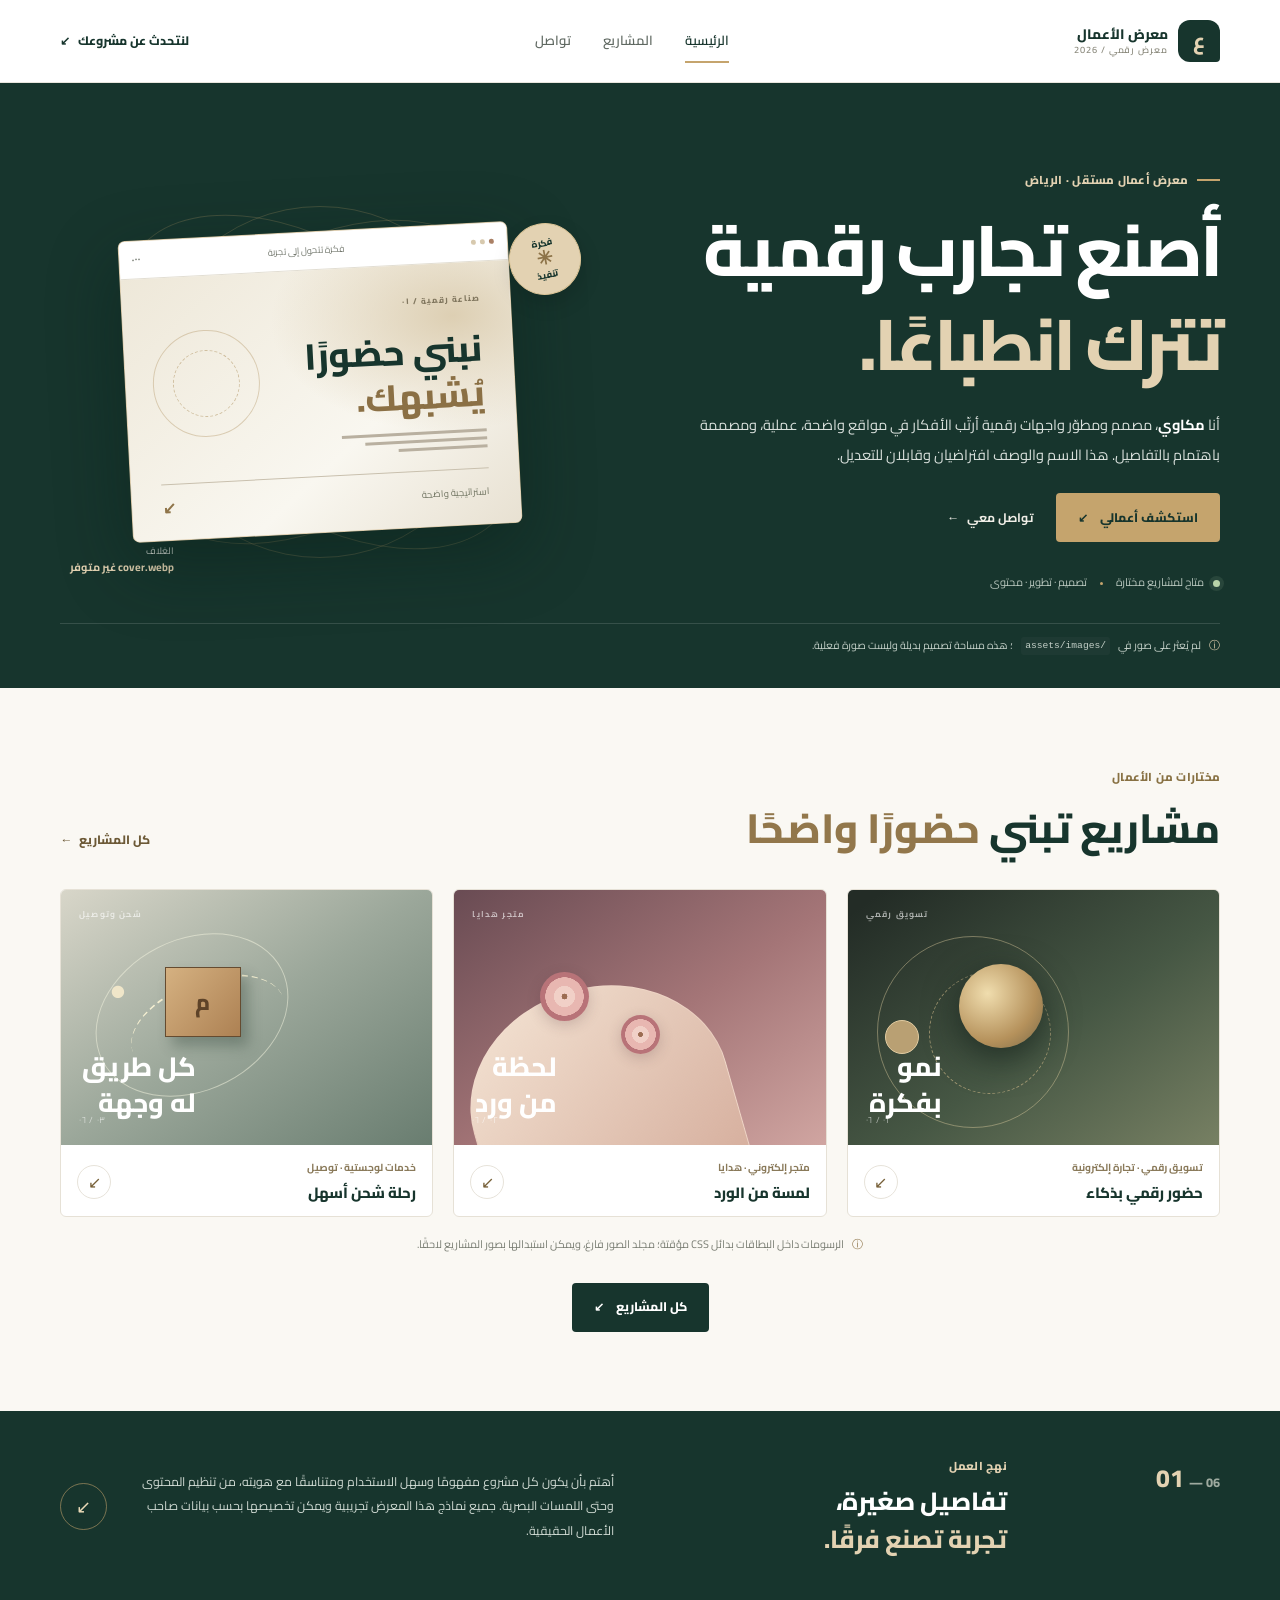
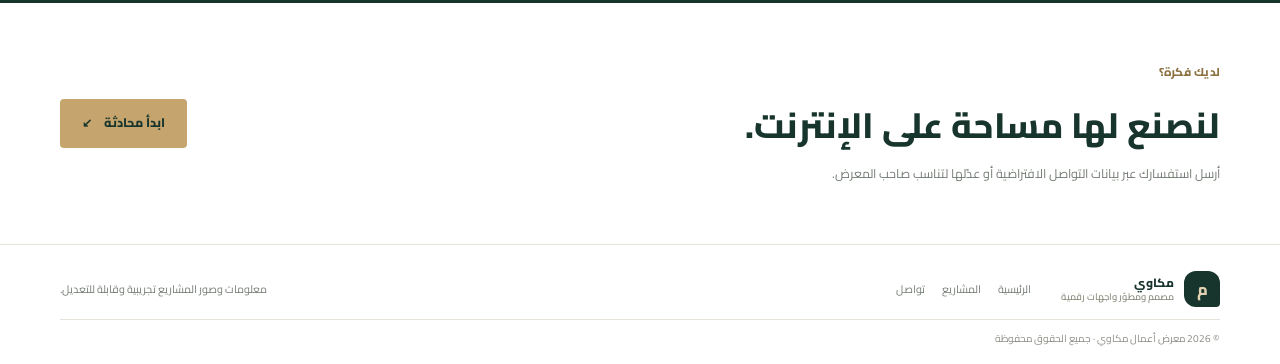
<file: index.html>
<!doctype html>
<html lang="ar" dir="rtl">
<head>
  <meta charset="utf-8">
  <meta name="viewport" content="width=device-width, initial-scale=1">
  <meta name="theme-color" content="#17352D">
  <meta name="description" content="معرض أعمال مكاوي — تصميم مواقع وتجارب رقمية باللغة العربية.">
  <title>الرئيسية | معرض أعمال مكاوي</title>
  <link rel="preconnect" href="https://fonts.googleapis.com">
  <link rel="preconnect" href="https://fonts.gstatic.com" crossorigin>
  <link href="https://fonts.googleapis.com/css2?family=Cairo:wght@400;500;600;700;800&display=swap" rel="stylesheet">
  <link rel="stylesheet" href="assets/css/style.css">
  <script src="assets/js/main.js" defer></script>
</head>
<body>
  <header class="site-header">
    <div class="container header-inner">
      <a class="brand" href="index.html" aria-label="معرض الأعمال - الرئيسية">
        <span class="brand-symbol" aria-hidden="true">ع</span>
        <span class="brand-text">معرض الأعمال<span>معرض رقمي / 2026</span></span>
      </a>
      <button class="menu-toggle" type="button" aria-expanded="false" aria-controls="primary-navigation" aria-label="فتح قائمة التنقل"><span></span><span></span><span></span></button>
      <nav class="main-nav" id="primary-navigation" aria-label="التنقل الرئيسي">
        <a class="active" href="index.html" aria-current="page">الرئيسية</a>
        <a href="projects.html">المشاريع</a>
        <a href="contact.html">تواصل</a>
      </nav>
      <a class="header-link" href="contact.html">لنتحدث عن مشروعك <span aria-hidden="true">↙</span></a>
    </div>
  </header>

  <main>
    <section class="hero">
      <div class="container hero-layout">
        <div class="hero-copy reveal">
          <p class="eyebrow"><span class="eyebrow-line"></span> معرض أعمال مستقل · الرياض</p>
          <h1>أصنع تجارب رقمية<br><span>تترك انطباعًا.</span></h1>
          <p class="hero-intro">أنا <strong>مكاوي</strong>، مصمم ومطوّر واجهات رقمية أرتّب الأفكار في مواقع واضحة، عملية، ومصممة باهتمام بالتفاصيل. هذا الاسم والوصف افتراضيان وقابلان للتعديل.</p>
          <div class="hero-actions">
            <a class="button button-primary" href="projects.html">استكشف أعمالي <span aria-hidden="true">↙</span></a>
            <a class="text-action" href="contact.html">تواصل معي <span aria-hidden="true">←</span></a>
          </div>
          <div class="hero-meta"><span class="availability-dot"></span> متاح لمشاريع مختارة <span class="meta-separator"></span> تصميم · تطوير · محتوى</div>
        </div>
        <div class="hero-art reveal" role="img" aria-label="مساحة غلاف تجريبية؛ ملف cover.webp غير موجود حاليًا في مجلد الصور">
          <div class="art-orbit orbit-one"></div>
          <div class="art-orbit orbit-two"></div>
          <div class="art-panel">
            <div class="panel-top"><span class="panel-dots"><i></i><i></i><i></i></span><span>فكرة تتحول إلى تجربة</span><span class="panel-menu">···</span></div>
            <div class="panel-content">
              <div class="panel-label">صناعة رقمية / ٠١</div>
              <div class="panel-title">نبني حضورًا<br><em>يُشبهك.</em></div>
              <div class="panel-lines"><i></i><i></i><i></i></div>
              <div class="panel-bottom"><span>استراتيجية واضحة</span><b>↙</b></div>
            </div>
          </div>
          <div class="floating-stamp"><span>فكرة</span><b>✳</b><span>تنفيذ</span></div>
          <div class="art-caption"><span>الغلاف</span><strong>cover.webp غير متوفر</strong></div>
        </div>
      </div>
      <div class="container hero-footnote"><span aria-hidden="true">ⓘ</span> لم يُعثر على صور في <code>assets/images/</code>؛ هذه مساحة تصميم بديلة وليست صورة فعلية.</div>
    </section>

    <section class="section featured-section">
      <div class="container">
        <div class="section-heading reveal">
          <div><p class="eyebrow">مختارات من الأعمال</p><h2>مشاريع تبني <span>حضورًا واضحًا</span></h2></div>
          <a class="section-link" href="projects.html">كل المشاريع <span aria-hidden="true">←</span></a>
        </div>
        <div class="featured-grid">
          <a class="project-card reveal" href="projects.html#marketing">
            <div class="project-visual visual-marketing" role="img" aria-label="رسم تجريدي بديل لصورة مشروع التسويق الإلكتروني">
              <span class="visual-kicker">تسويق رقمي</span><span class="marketing-shape shape-a"></span><span class="marketing-shape shape-b"></span><span class="visual-type">نمو<br>بفكرة</span><span class="visual-foot">٠١ / ٠٦</span>
            </div>
            <div class="project-info"><div><span class="project-category">تسويق رقمي · تجارة إلكترونية</span><h3>حضور رقمي بذكاء</h3></div><span class="project-arrow" aria-hidden="true">↙</span></div>
          </a>
          <a class="project-card reveal" href="projects.html#flowers">
            <div class="project-visual visual-flowers" role="img" aria-label="رسم تجريدي بديل لصورة مشروع متجر العطور والورد والهدايا">
              <span class="visual-kicker">متجر هدايا</span><span class="flower-shape flower-a"></span><span class="flower-shape flower-b"></span><span class="visual-type">لحظة<br>من ورد</span><span class="visual-foot">٠٢ / ٠٦</span>
            </div>
            <div class="project-info"><div><span class="project-category">متجر إلكتروني · هدايا</span><h3>لمسة من الورد</h3></div><span class="project-arrow" aria-hidden="true">↙</span></div>
          </a>
          <a class="project-card reveal" href="projects.html#shipping">
            <div class="project-visual visual-shipping" role="img" aria-label="رسم تجريدي بديل لصورة مشروع الشحن والتوصيل">
              <span class="visual-kicker">شحن وتوصيل</span><span class="ship-route"></span><span class="ship-box">م</span><span class="ship-pin">●</span><span class="visual-type">كل طريق<br>له وجهة</span><span class="visual-foot">٠٣ / ٠٦</span>
            </div>
            <div class="project-info"><div><span class="project-category">خدمات لوجستية · توصيل</span><h3>رحلة شحن أسهل</h3></div><span class="project-arrow" aria-hidden="true">↙</span></div>
          </a>
        </div>
        <div class="image-notice"><span aria-hidden="true">ⓘ</span> الرسومات داخل البطاقات بدائل CSS مؤقتة؛ مجلد الصور فارغ، ويمكن استبدالها بصور المشاريع لاحقًا.</div>
        <div class="all-projects"><a class="button button-dark" href="projects.html">كل المشاريع <span aria-hidden="true">↙</span></a></div>
      </div>
    </section>

    <section class="about-strip">
      <div class="container about-strip-inner reveal">
        <div class="strip-number">01 <span>— 06</span></div>
        <div class="strip-copy"><p class="eyebrow">نهج العمل</p><h2>تفاصيل صغيرة،<br><span>تجربة تصنع فرقًا.</span></h2></div>
        <p class="strip-description">أهتم بأن يكون كل مشروع مفهومًا وسهل الاستخدام ومتناسقًا مع هويته، من تنظيم المحتوى وحتى اللمسات البصرية. جميع نماذج هذا المعرض تجريبية ويمكن تخصيصها بحسب بيانات صاحب الأعمال الحقيقية.</p>
        <a class="round-arrow" href="projects.html" aria-label="انتقل إلى صفحة المشاريع">↙</a>
      </div>
    </section>
    <section class="section final-cta"><div class="container final-cta-inner reveal"><div><p class="eyebrow">لديك فكرة؟</p><h2>لنصنع لها مساحة على الإنترنت.</h2><p>أرسل استفسارك عبر بيانات التواصل الافتراضية أو عدّلها لتناسب صاحب المعرض.</p></div><a class="button button-primary" href="contact.html">ابدأ محادثة <span aria-hidden="true">↙</span></a></div></section>
  </main>

  <footer class="site-footer">
    <div class="container footer-inner">
      <a class="brand footer-brand" href="index.html"><span class="brand-symbol" aria-hidden="true">م</span><span class="brand-text">مكاوي<span>مصمم ومطوّر واجهات رقمية</span></span></a>
      <nav class="footer-nav" aria-label="روابط التذييل"><a href="index.html">الرئيسية</a><a href="projects.html">المشاريع</a><a href="contact.html">تواصل</a></nav>
      <p class="footer-note">معلومات وصور المشاريع تجريبية وقابلة للتعديل.</p>
      <small class="copyright">© 2026 معرض أعمال مكاوي · جميع الحقوق محفوظة</small>
    </div>
  </footer>
</body>
</html>
</file>
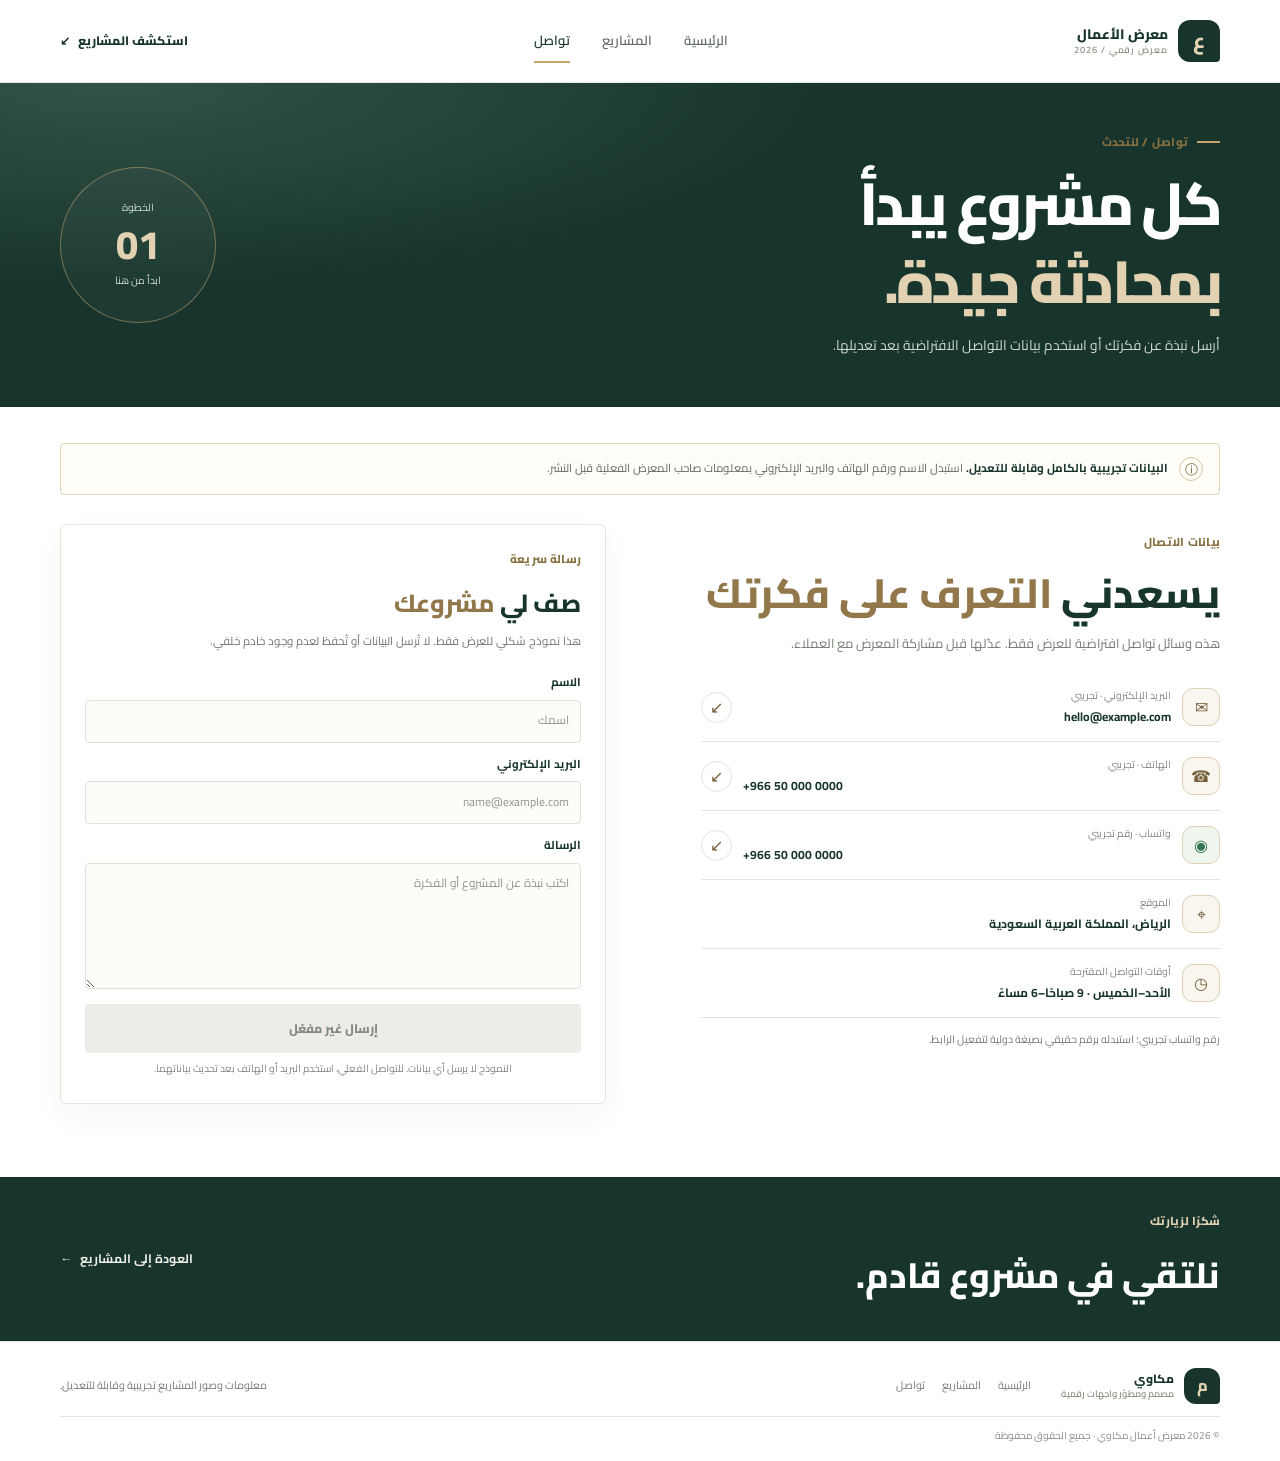
<file: contact.html>
<!doctype html>
<html lang="ar" dir="rtl">
<head>
  <meta charset="utf-8">
  <meta name="viewport" content="width=device-width, initial-scale=1">
  <meta name="theme-color" content="#17352D">
  <meta name="description" content="تواصل مع مكاوي عبر بيانات اتصال تجريبية قابلة للتعديل.">
  <title>تواصل | معرض أعمال مكاوي</title>
  <link rel="preconnect" href="https://fonts.googleapis.com">
  <link rel="preconnect" href="https://fonts.gstatic.com" crossorigin>
  <link href="https://fonts.googleapis.com/css2?family=Cairo:wght@400;500;600;700;800&display=swap" rel="stylesheet">
  <link rel="stylesheet" href="assets/css/style.css">
  <script src="assets/js/main.js" defer></script>
</head>
<body>
  <header class="site-header">
    <div class="container header-inner">
      <a class="brand" href="index.html" aria-label="معرض الأعمال - الرئيسية"><span class="brand-symbol" aria-hidden="true">ع</span><span class="brand-text">معرض الأعمال<span>معرض رقمي / 2026</span></span></a>
      <button class="menu-toggle" type="button" aria-expanded="false" aria-controls="primary-navigation" aria-label="فتح قائمة التنقل"><span></span><span></span><span></span></button>
      <nav class="main-nav" id="primary-navigation" aria-label="التنقل الرئيسي"><a href="index.html">الرئيسية</a><a href="projects.html">المشاريع</a><a class="active" href="contact.html" aria-current="page">تواصل</a></nav>
      <a class="header-link" href="projects.html">استكشف المشاريع <span aria-hidden="true">↙</span></a>
    </div>
  </header>
  <main>
    <section class="page-banner contact-banner">
      <div class="container page-banner-inner">
        <div class="reveal"><p class="eyebrow"><span class="eyebrow-line"></span> تواصل / لنتحدث</p><h1>كل مشروع يبدأ<br><span>بمحادثة جيدة.</span></h1><p>أرسل نبذة عن فكرتك أو استخدم بيانات التواصل الافتراضية بعد تعديلها.</p></div>
        <div class="banner-index reveal"><span>الخطوة</span><strong>01</strong><small>ابدأ من هنا</small></div>
      </div>
    </section>
    <section class="section contact-section">
      <div class="container">
        <div class="contact-disclaimer reveal"><span aria-hidden="true">ⓘ</span><p><strong>البيانات تجريبية بالكامل وقابلة للتعديل.</strong> استبدل الاسم ورقم الهاتف والبريد الإلكتروني بمعلومات صاحب المعرض الفعلية قبل النشر.</p></div>
        <div class="contact-layout">
          <div class="contact-details reveal">
            <p class="eyebrow">بيانات الاتصال</p><h2>يسعدني <span>التعرف على فكرتك</span></h2>
            <p class="contact-intro">هذه وسائل تواصل افتراضية للعرض فقط. عدّلها قبل مشاركة المعرض مع العملاء.</p>
            <div class="detail-list">
              <div class="detail-item"><span class="detail-icon" aria-hidden="true">✉</span><span><small>البريد الإلكتروني · تجريبي</small><a href="mailto:hello@example.com">hello@example.com</a></span><a class="detail-action" href="mailto:hello@example.com" aria-label="إرسال بريد إلكتروني">↙</a></div>
              <div class="detail-item"><span class="detail-icon" aria-hidden="true">☎</span><span><small>الهاتف · تجريبي</small><a href="tel:+966500000000" dir="ltr">+966 50 000 0000</a></span><a class="detail-action" href="tel:+966500000000" aria-label="الاتصال بالهاتف">↙</a></div>
              <div class="detail-item"><span class="detail-icon whatsapp-icon" aria-hidden="true">◉</span><span><small>واتساب · رقم تجريبي</small><a href="https://wa.me/966500000000" target="_blank" rel="noopener noreferrer" dir="ltr">+966 50 000 0000</a></span><a class="detail-action" href="https://wa.me/966500000000" target="_blank" rel="noopener noreferrer" aria-label="فتح واتساب">↙</a></div>
              <div class="detail-item"><span class="detail-icon" aria-hidden="true">⌖</span><span><small>الموقع</small><strong>الرياض، المملكة العربية السعودية</strong></span></div>
              <div class="detail-item"><span class="detail-icon" aria-hidden="true">◷</span><span><small>أوقات التواصل المقترحة</small><strong>الأحد–الخميس · 9 صباحًا–6 مساءً</strong></span></div>
            </div>
            <p class="data-hint">رقم واتساب تجريبي؛ استبدله برقم حقيقي بصيغة دولية لتفعيل الرابط.</p>
          </div>
          <div class="form-card reveal">
            <p class="eyebrow">رسالة سريعة</p><h2>صف لي <span>مشروعك</span></h2>
            <p class="form-explanation">هذا نموذج شكلي للعرض فقط. لا تُرسل البيانات أو تُحفظ لعدم وجود خادم خلفي.</p>
            <form>
              <label for="name">الاسم</label>
              <input id="name" name="name" type="text" autocomplete="name" placeholder="اسمك">
              <label for="email">البريد الإلكتروني</label>
              <input id="email" name="email" type="email" autocomplete="email" placeholder="name@example.com">
              <label for="message">الرسالة</label>
              <textarea id="message" name="message" rows="5" placeholder="اكتب نبذة عن المشروع أو الفكرة"></textarea>
              <button class="button button-disabled" type="button" disabled>إرسال غير مفعّل</button>
              <small class="form-footnote">النموذج لا يرسل أي بيانات. للتواصل الفعلي، استخدم البريد أو الهاتف بعد تحديث بياناتهما.</small>
            </form>
          </div>
        </div>
      </div>
    </section>
    <section class="contact-bottom"><div class="container contact-bottom-inner reveal"><div><p class="eyebrow">شكرًا لزيارتك</p><h2>نلتقي في مشروع قادم.</h2></div><a class="text-action" href="projects.html">العودة إلى المشاريع <span aria-hidden="true">←</span></a></div></section>
  </main>
  <footer class="site-footer"><div class="container footer-inner">
    <a class="brand footer-brand" href="index.html"><span class="brand-symbol" aria-hidden="true">م</span><span class="brand-text">مكاوي<span>مصمم ومطوّر واجهات رقمية</span></span></a>
    <nav class="footer-nav" aria-label="روابط التذييل"><a href="index.html">الرئيسية</a><a href="projects.html">المشاريع</a><a href="contact.html">تواصل</a></nav>
    <p class="footer-note">معلومات وصور المشاريع تجريبية وقابلة للتعديل.</p>
    <small class="copyright">© 2026 معرض أعمال مكاوي · جميع الحقوق محفوظة</small>
  </div></footer>
</body>
</html>
</file>
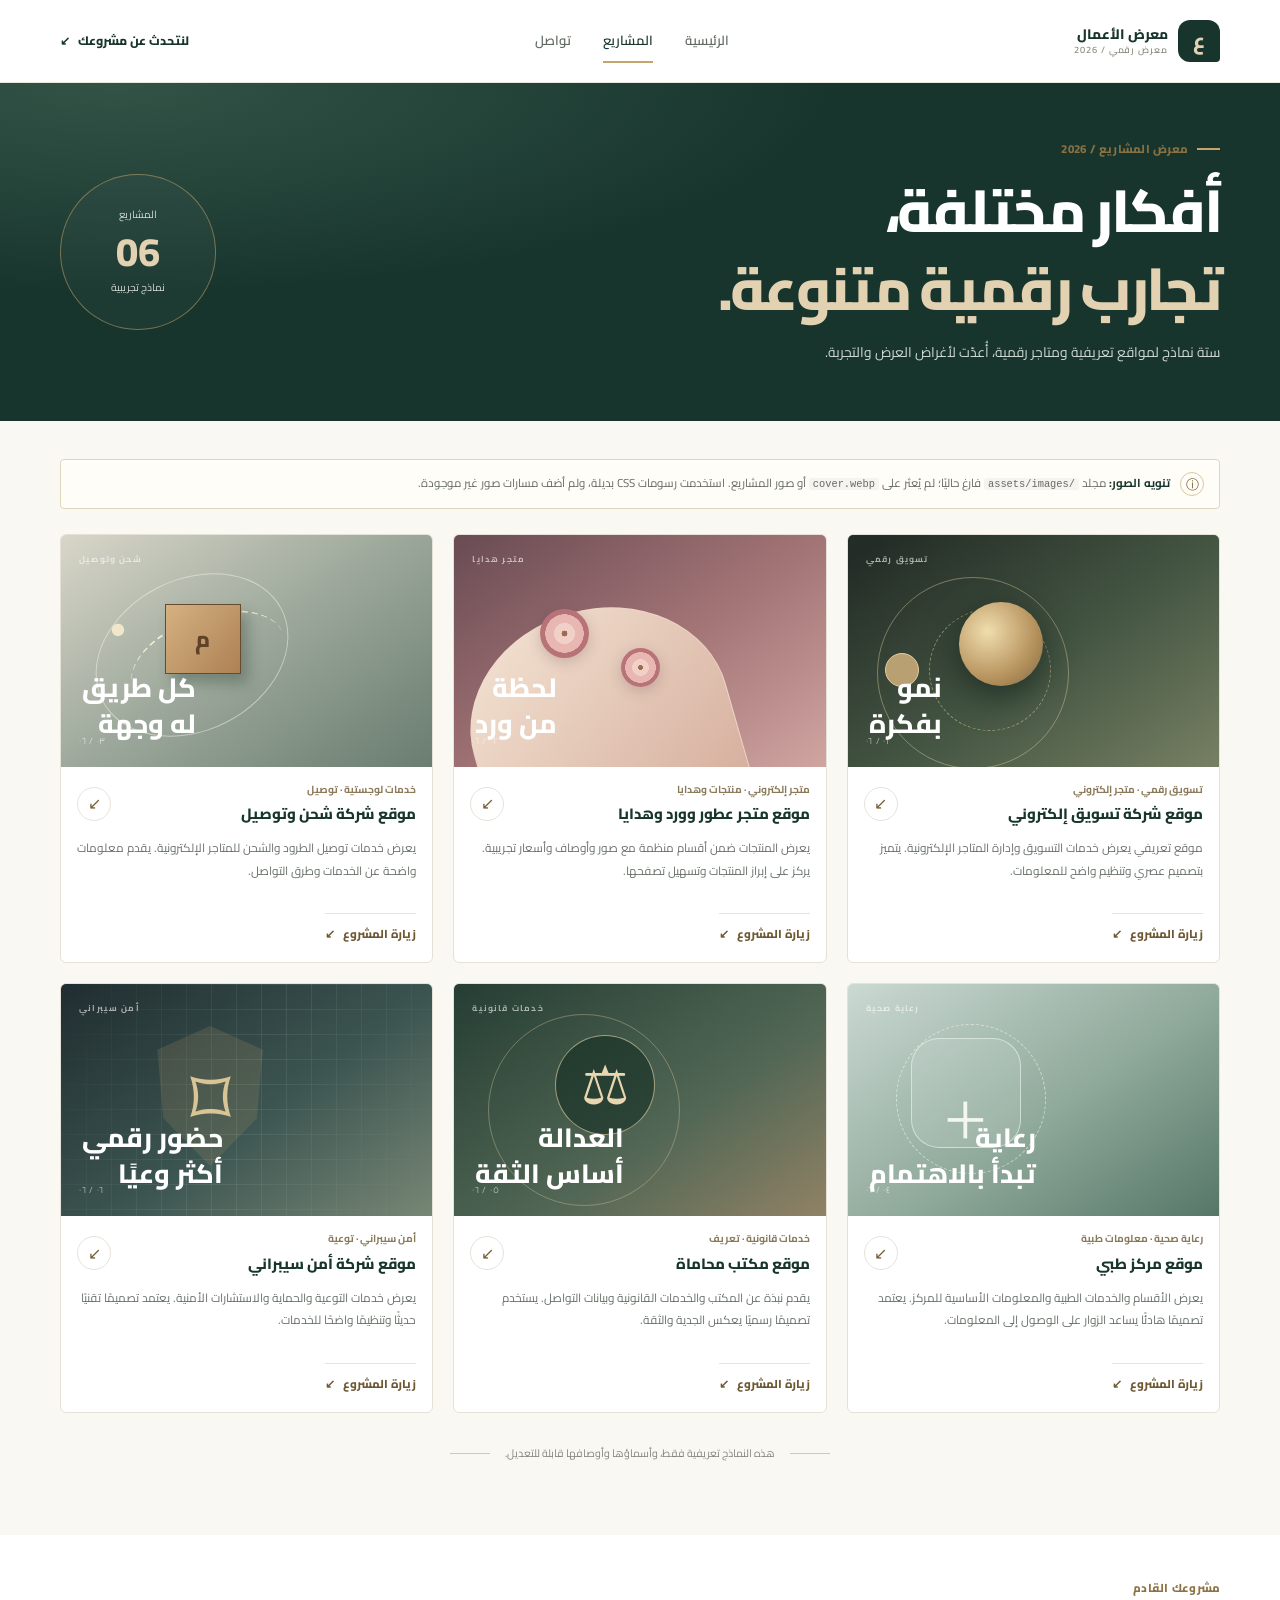
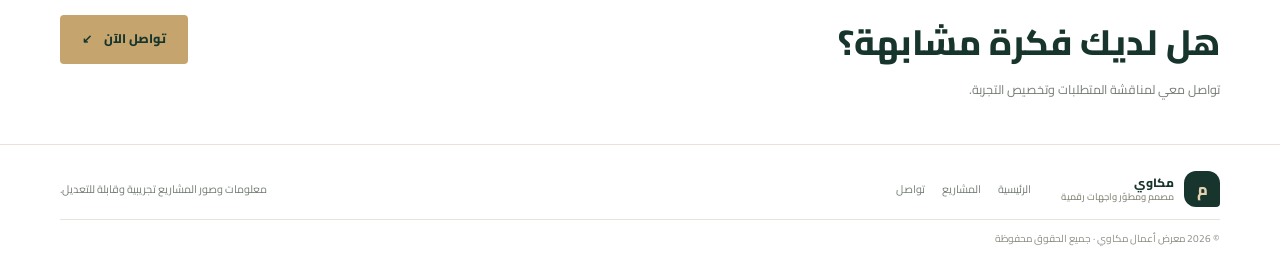
<file: projects.html>
<!doctype html>
<html lang="ar" dir="rtl">
<head>
  <meta charset="utf-8">
  <meta name="viewport" content="width=device-width, initial-scale=1">
  <meta name="theme-color" content="#17352D">
  <meta name="description" content="ستة نماذج مشاريع تجريبية في معرض أعمال مكاوي.">
  <title>المشاريع | معرض أعمال مكاوي</title>
  <link rel="preconnect" href="https://fonts.googleapis.com">
  <link rel="preconnect" href="https://fonts.gstatic.com" crossorigin>
  <link href="https://fonts.googleapis.com/css2?family=Cairo:wght@400;500;600;700;800&display=swap" rel="stylesheet">
  <link rel="stylesheet" href="assets/css/style.css">
  <script src="assets/js/main.js" defer></script>
</head>
<body>
  <header class="site-header">
    <div class="container header-inner">
      <a class="brand" href="index.html" aria-label="معرض الأعمال - الرئيسية"><span class="brand-symbol" aria-hidden="true">ع</span><span class="brand-text">معرض الأعمال<span>معرض رقمي / 2026</span></span></a>
      <button class="menu-toggle" type="button" aria-expanded="false" aria-controls="primary-navigation" aria-label="فتح قائمة التنقل"><span></span><span></span><span></span></button>
      <nav class="main-nav" id="primary-navigation" aria-label="التنقل الرئيسي"><a href="index.html">الرئيسية</a><a class="active" href="projects.html" aria-current="page">المشاريع</a><a href="contact.html">تواصل</a></nav>
      <a class="header-link" href="contact.html">لنتحدث عن مشروعك <span aria-hidden="true">↙</span></a>
    </div>
  </header>
  <main>
    <section class="page-banner">
      <div class="container page-banner-inner">
        <div class="reveal"><p class="eyebrow"><span class="eyebrow-line"></span> معرض المشاريع / 2026</p><h1>أفكار مختلفة،<br><span>تجارب رقمية متنوعة.</span></h1><p>ستة نماذج لمواقع تعريفية ومتاجر رقمية، أُعدّت لأغراض العرض والتجربة.</p></div>
        <div class="banner-index reveal"><span>المشاريع</span><strong>06</strong><small>نماذج تجريبية</small></div>
      </div>
    </section>
    <section class="section projects-section">
      <div class="container">
        <div class="project-disclaimer"><span aria-hidden="true">ⓘ</span><p><strong>تنويه الصور:</strong> مجلد <code>assets/images/</code> فارغ حاليًا؛ لم يُعثر على <code>cover.webp</code> أو صور المشاريع. استخدمت رسومات CSS بديلة، ولم أضف مسارات صور غير موجودة.</p></div>
        <div class="projects-grid">
          <article class="project-card project-detail reveal" id="marketing">
            <div class="project-visual visual-marketing" role="img" aria-label="رسم CSS بديل لصورة موقع التسويق الإلكتروني"><span class="visual-kicker">تسويق رقمي</span><span class="marketing-shape shape-a"></span><span class="marketing-shape shape-b"></span><span class="visual-type">نمو<br>بفكرة</span><span class="visual-foot">٠١ / ٠٦</span></div>
            <div class="project-info"><div><span class="project-category">تسويق رقمي · متجر إلكتروني</span><h2>موقع شركة تسويق إلكتروني</h2></div><span class="project-arrow" aria-hidden="true">↙</span></div>
            <p class="project-description">موقع تعريفي يعرض خدمات التسويق وإدارة المتاجر الإلكترونية. يتميز بتصميم عصري وتنظيم واضح للمعلومات.</p>
            <a class="project-visit" href="../شركة تسويق الاكتروني/index.html">زيارة المشروع <span aria-hidden="true">↙</span></a>
          </article>
          <article class="project-card project-detail reveal" id="flowers">
            <div class="project-visual visual-flowers" role="img" aria-label="رسم CSS بديل لصورة متجر العطور والورد والهدايا"><span class="visual-kicker">متجر هدايا</span><span class="flower-shape flower-a"></span><span class="flower-shape flower-b"></span><span class="visual-type">لحظة<br>من ورد</span><span class="visual-foot">٠٢ / ٠٦</span></div>
            <div class="project-info"><div><span class="project-category">متجر إلكتروني · منتجات وهدايا</span><h2>موقع متجر عطور وورد وهدايا</h2></div><span class="project-arrow" aria-hidden="true">↙</span></div>
            <p class="project-description">يعرض المنتجات ضمن أقسام منظمة مع صور وأوصاف وأسعار تجريبية. يركز على إبراز المنتجات وتسهيل تصفحها.</p>
            <a class="project-visit" href="../لمسة ورد/index.html">زيارة المشروع <span aria-hidden="true">↙</span></a>
          </article>
          <article class="project-card project-detail reveal" id="shipping">
            <div class="project-visual visual-shipping" role="img" aria-label="رسم CSS بديل لصورة موقع شركة الشحن والتوصيل"><span class="visual-kicker">شحن وتوصيل</span><span class="ship-route"></span><span class="ship-box">م</span><span class="ship-pin">●</span><span class="visual-type">كل طريق<br>له وجهة</span><span class="visual-foot">٠٣ / ٠٦</span></div>
            <div class="project-info"><div><span class="project-category">خدمات لوجستية · توصيل</span><h2>موقع شركة شحن وتوصيل</h2></div><span class="project-arrow" aria-hidden="true">↙</span></div>
            <p class="project-description">يعرض خدمات توصيل الطرود والشحن للمتاجر الإلكترونية. يقدم معلومات واضحة عن الخدمات وطرق التواصل.</p>
            <a class="project-visit" href="../شركة الشحن و التوصيل/index.html">زيارة المشروع <span aria-hidden="true">↙</span></a>
          </article>
          <article class="project-card project-detail reveal" id="medical">
            <div class="project-visual visual-medical" role="img" aria-label="رسم CSS بديل لصورة موقع المركز الطبي"><span class="visual-kicker">رعاية صحية</span><span class="medical-cross">+</span><span class="medical-ring"></span><span class="visual-type">رعاية<br>تبدأ بالاهتمام</span><span class="visual-foot">٠٤ / ٠٦</span></div>
            <div class="project-info"><div><span class="project-category">رعاية صحية · معلومات طبية</span><h2>موقع مركز طبي</h2></div><span class="project-arrow" aria-hidden="true">↙</span></div>
            <p class="project-description">يعرض الأقسام والخدمات الطبية والمعلومات الأساسية للمركز. يعتمد تصميمًا هادئًا يساعد الزوار على الوصول إلى المعلومات.</p>
            <a class="project-visit" href="../مركز الشفاء الطبي/index.html">زيارة المشروع <span aria-hidden="true">↙</span></a>
          </article>
          <article class="project-card project-detail reveal" id="law">
            <div class="project-visual visual-law" role="img" aria-label="رسم CSS بديل لصورة موقع مكتب المحاماة"><span class="visual-kicker">خدمات قانونية</span><span class="law-emblem">⚖</span><span class="visual-type">العدالة<br>أساس الثقة</span><span class="visual-foot">٠٥ / ٠٦</span></div>
            <div class="project-info"><div><span class="project-category">خدمات قانونية · تعريف</span><h2>موقع مكتب محاماة</h2></div><span class="project-arrow" aria-hidden="true">↙</span></div>
            <p class="project-description">يقدم نبذة عن المكتب والخدمات القانونية وبيانات التواصل. يستخدم تصميمًا رسميًا يعكس الجدية والثقة.</p>
            <a class="project-visit" href="../مكتب العدالة للمحاماة والاستشارات القانونية/index.html">زيارة المشروع <span aria-hidden="true">↙</span></a>
          </article>
          <article class="project-card project-detail reveal" id="cybersecurity">
            <div class="project-visual visual-cyber" role="img" aria-label="رسم CSS بديل لصورة موقع شركة الأمن السيبراني"><span class="visual-kicker">أمن سيبراني</span><span class="cyber-shield">⌑</span><span class="cyber-grid"></span><span class="visual-type">حضور رقمي<br>أكثر وعيًا</span><span class="visual-foot">٠٦ / ٠٦</span></div>
            <div class="project-info"><div><span class="project-category">أمن سيبراني · توعية</span><h2>موقع شركة أمن سيبراني</h2></div><span class="project-arrow" aria-hidden="true">↙</span></div>
            <p class="project-description">يعرض خدمات التوعية والحماية والاستشارات الأمنية. يعتمد تصميمًا تقنيًا حديثًا وتنظيمًا واضحًا للخدمات.</p>
            <a class="project-visit" href="../cybr shield/index.html">زيارة المشروع <span aria-hidden="true">↙</span></a>
          </article>
        </div>
        <div class="projects-end"><span class="end-line"></span><p>هذه النماذج تعريفية فقط، وأسماؤها وأوصافها قابلة للتعديل.</p><span class="end-line"></span></div>
      </div>
    </section>
    <section class="section final-cta compact-cta"><div class="container final-cta-inner reveal"><div><p class="eyebrow">مشروعك القادم</p><h2>هل لديك فكرة مشابهة؟</h2><p>تواصل معي لمناقشة المتطلبات وتخصيص التجربة.</p></div><a class="button button-primary" href="contact.html">تواصل الآن <span aria-hidden="true">↙</span></a></div></section>
  </main>
  <footer class="site-footer"><div class="container footer-inner">
    <a class="brand footer-brand" href="index.html"><span class="brand-symbol" aria-hidden="true">م</span><span class="brand-text">مكاوي<span>مصمم ومطوّر واجهات رقمية</span></span></a>
    <nav class="footer-nav" aria-label="روابط التذييل"><a href="index.html">الرئيسية</a><a href="projects.html">المشاريع</a><a href="contact.html">تواصل</a></nav>
    <p class="footer-note">معلومات وصور المشاريع تجريبية وقابلة للتعديل.</p>
    <small class="copyright">© 2026 معرض أعمال مكاوي · جميع الحقوق محفوظة</small>
  </div></footer>
</body>
</html>
</file>
<file: assets/css/style.css>
:root {
  --ink: #17352D;
  --ink-soft: #355148;
  --gold: #C5A46D;
  --gold-light: #e3d2b2;
  --paper: #FAF8F3;
  --white: #fff;
  --text: #202923;
  --muted: #747c74;
  --line: #e7e3da;
  --font: "Cairo", Tahoma, sans-serif;
}

* { box-sizing: border-box; }
html { scroll-behavior: smooth; scroll-padding-block-start: 95px; }
body { margin: 0; color: var(--text); background: var(--white); font-family: var(--font); font-size: 16px; line-height: 1.8; }
a { color: inherit; text-decoration: none; }
button, input, textarea { font: inherit; }
.container { inline-size: min(1160px, calc(100% - 48px)); margin-inline: auto; }

.site-header { position: sticky; z-index: 20; inset-block-start: 0; border-block-end: 1px solid #e9e6de; background: #fff; }
.header-inner { display: flex; min-block-size: 82px; align-items: center; justify-content: space-between; gap: 28px; }
.brand { display: inline-flex; align-items: center; gap: 10px; }
.brand-symbol { display: grid; inline-size: 42px; block-size: 42px; place-items: center; border-radius: 12px 12px 4px 12px; color: var(--gold-light); background: var(--ink); font-size: 1.3rem; font-weight: 800; }
.brand-text { display: flex; flex-direction: column; color: var(--ink); font-size: .86rem; font-weight: 800; line-height: 1.35; }
.brand-text > span { color: #8c8b7e; font-size: .58rem; font-weight: 600; letter-spacing: .1em; }
.main-nav { display: flex; align-items: center; gap: 32px; }
.main-nav a { position: relative; padding-block: 28px; color: #5f6861; font-size: .82rem; font-weight: 600; transition: color .2s ease; }
.main-nav a:hover, .main-nav a.active { color: var(--ink); }
.main-nav a.active::after { position: absolute; inset-inline: 0; inset-block-end: 18px; block-size: 2px; background: var(--gold); content: ""; }
.header-link { display: inline-flex; align-items: center; gap: 8px; color: var(--ink); font-size: .77rem; font-weight: 800; }
.header-link span, .button span, .text-action span, .section-link span, .project-visit span { transition: transform .2s ease; }
.header-link:hover span, .button:hover span, .text-action:hover span, .section-link:hover span, .project-visit:hover span { transform: translate(-3px, 3px); }
.menu-toggle { display: none; }

.hero { overflow: hidden; padding-block: 67px 20px; color: var(--white); background: var(--ink); }
.hero-layout { display: grid; grid-template-columns: 1.04fr .96fr; min-block-size: 445px; align-items: center; gap: 6.5%; }
.hero-copy { padding-block: 20px; }
.eyebrow { display: flex; align-items: center; gap: 9px; margin: 0 0 12px; color: #887143; font-size: .72rem; font-weight: 800; letter-spacing: .02em; }
.eyebrow-line { display: inline-block; inline-size: 23px; block-size: 2px; background: var(--gold); }
.hero .eyebrow, .final-cta .eyebrow, .contact-bottom .eyebrow { color: var(--gold-light); }
.hero h1, .page-banner h1 { margin: 0; color: #fff; font-size: clamp(2.55rem, 5.6vw, 4.45rem); font-weight: 800; letter-spacing: -.045em; line-height: 1.32; }
.hero h1 span, .page-banner h1 span { color: var(--gold-light); }
.hero-intro { max-inline-size: 530px; margin: 19px 0 24px; color: #d9e0dc; font-size: .91rem; line-height: 2.05; }
.hero-intro strong { color: #fff; }
.hero-actions { display: flex; align-items: center; flex-wrap: wrap; gap: 22px; }
.button { display: inline-flex; min-block-size: 49px; align-items: center; justify-content: center; gap: 12px; padding-inline: 21px; border: 1px solid transparent; border-radius: 4px; font-size: .78rem; font-weight: 800; transition: background .2s ease, color .2s ease, border-color .2s ease, transform .2s ease; }
.button-primary { color: var(--ink); background: var(--gold); }
.button-primary:hover { transform: translateY(-2px); background: #d4b681; }
.text-action { display: inline-flex; align-items: center; gap: 8px; color: #f0eee7; font-size: .77rem; font-weight: 700; }
.hero-meta { display: flex; align-items: center; flex-wrap: wrap; gap: 9px; margin-block-start: 31px; color: #b9c7be; font-size: .69rem; }
.availability-dot { inline-size: 7px; block-size: 7px; border-radius: 50%; background: #b8d3a8; box-shadow: 0 0 0 4px #b8d3a81c; }
.meta-separator { inline-size: 3px; block-size: 3px; margin-inline: 4px; border-radius: 50%; background: var(--gold); }

.hero-art { position: relative; isolation: isolate; display: grid; min-block-size: 400px; place-items: center; }
.hero-art::before { position: absolute; z-index: -1; inline-size: 350px; block-size: 350px; border: 1px solid #c5a46d3b; border-radius: 50%; content: ""; }
.art-orbit { position: absolute; border: 1px solid #c5a46d3b; border-radius: 50%; }
.orbit-one { inline-size: 420px; block-size: 270px; transform: rotate(-34deg); }
.orbit-two { inline-size: 450px; block-size: 260px; transform: rotate(35deg); }
.art-panel { position: relative; z-index: 1; inline-size: min(390px, 85%); min-block-size: 300px; overflow: hidden; border: 1px solid #d3bd94a8; border-radius: 7px; background: #f4f0e7; box-shadow: 0 24px 70px #071d1670; transform: rotate(-3deg); }
.panel-top { display: flex; block-size: 38px; align-items: center; justify-content: space-between; padding-inline: 13px; border-block-end: 1px solid #e2ded3; color: #757a70; background: #fff; font-size: .57rem; }
.panel-dots { display: flex; gap: 4px; }
.panel-dots i { inline-size: 5px; block-size: 5px; border-radius: 50%; background: #d7c9ae; }
.panel-dots i:first-child { background: #aa8065; }
.panel-menu { font-weight: 800; letter-spacing: .1em; }
.panel-content { position: relative; min-block-size: 262px; padding: 29px 30px; color: var(--ink); background: radial-gradient(ellipse at 85% 20%, #ddcfb3 0, transparent 39%), linear-gradient(140deg, #eee8d9, #f9f7f0 62%, #e8e1d2); }
.panel-content::before { position: absolute; inset-inline-end: 27px; inset-block-start: 54px; inline-size: 105px; block-size: 105px; border: 1px solid #b69c6d70; border-radius: 50%; content: ""; }
.panel-content::after { position: absolute; inset-inline-end: 47px; inset-block-start: 74px; inline-size: 65px; block-size: 65px; border: 1px dashed #b69c6d91; border-radius: 50%; content: ""; }
.panel-label { color: #81775f; font-size: .51rem; font-weight: 800; letter-spacing: .12em; direction: ltr; text-align: right; }
.panel-title { position: relative; z-index: 2; margin-block-start: 20px; font-size: 2.25rem; font-weight: 800; line-height: 1.25; }
.panel-title em { color: #8b7045; font-style: normal; }
.panel-lines { display: grid; gap: 5px; margin-block-start: 13px; }
.panel-lines i { inline-size: 145px; block-size: 3px; background: #b9b0a0; }
.panel-lines i:nth-child(2) { inline-size: 122px; }
.panel-lines i:nth-child(3) { inline-size: 89px; }
.panel-bottom { position: absolute; inset-inline: 30px; inset-block-end: 17px; display: flex; align-items: center; justify-content: space-between; padding-block-start: 9px; border-block-start: 1px solid #c9c0ae; color: #6e725f; font-size: .58rem; }
.panel-bottom b { color: #8f7449; font-size: 1rem; }
.floating-stamp { position: absolute; z-index: 3; inset-inline-start: 0; inset-block-start: 41px; display: flex; inline-size: 72px; block-size: 72px; align-items: center; justify-content: center; flex-direction: column; border: 1px solid #dbc496; border-radius: 50%; color: var(--ink); background: var(--gold-light); box-shadow: 0 9px 20px #0002; transform: rotate(-11deg); }
.floating-stamp span { font-size: .56rem; font-weight: 800; line-height: 1.2; }
.floating-stamp b { color: #8d7348; font-size: 1.2rem; line-height: 1.1; }
.art-caption { position: absolute; inset-inline-end: 2%; inset-block-end: 5px; display: flex; flex-direction: column; color: #d1d6d0; font-size: .58rem; line-height: 1.6; }
.art-caption strong { color: var(--gold-light); font-size: .68rem; }
.hero-footnote { display: flex; align-items: center; gap: 8px; margin-block-start: 10px; padding-block: 12px; border-block-start: 1px solid #ffffff22; color: #c4d0c8; font-size: .67rem; }
.hero-footnote > span { color: var(--gold-light); }
code { padding-inline: 4px; border-radius: 3px; color: inherit; background: #80808012; font-size: .9em; direction: ltr; unicode-bidi: isolate; }

.section { padding-block: 79px; }
.featured-section { background: var(--paper); }
.section-heading { display: flex; align-items: end; justify-content: space-between; gap: 24px; margin-block-end: 31px; }
.section-heading h2, .contact-details h2 { margin: 0; color: var(--ink); font-size: clamp(1.75rem, 3.4vw, 2.55rem); font-weight: 800; line-height: 1.45; }
.section-heading h2 span, .contact-details h2 span, .form-card h2 span { color: #92774b; }
.section-link { display: inline-flex; align-items: center; gap: 7px; flex: 0 0 auto; margin-block-end: 8px; color: #6c5936; font-size: .76rem; font-weight: 800; }
.featured-grid { display: grid; grid-template-columns: repeat(3, 1fr); gap: 20px; }
.project-card { display: block; min-inline-size: 0; overflow: hidden; border: 1px solid #e6e1d6; border-radius: 6px; background: #fff; transition: transform .25s ease, box-shadow .25s ease, border-color .25s ease; }
.project-card:hover { transform: translateY(-5px); border-color: #d3c39f; box-shadow: 0 17px 36px #1c342b12; }
.project-visual { position: relative; isolation: isolate; display: block; min-block-size: 255px; overflow: hidden; }
.visual-kicker { position: absolute; z-index: 2; inset-inline-start: 18px; inset-block-start: 17px; color: #fff9; font-size: .53rem; font-weight: 700; letter-spacing: .14em; direction: ltr; }
.visual-type { position: absolute; z-index: 3; inset-inline-end: 21px; inset-block-end: 25px; color: #fff; font-size: 1.65rem; font-weight: 800; line-height: 1.35; }
.visual-foot { position: absolute; z-index: 2; inset-inline-start: 18px; inset-block-end: 17px; color: #fff9; font-size: .55rem; letter-spacing: .08em; direction: ltr; }
.visual-marketing { background: linear-gradient(145deg, #232c26 5%, #465744 56%, #778063); }
.visual-marketing::before { position: absolute; inset-inline-end: 8%; inset-block-start: 18%; inline-size: 190px; block-size: 190px; border: 1px solid #e7d3a46b; border-radius: 50%; content: ""; }
.visual-marketing::after { position: absolute; inset-inline-end: 22%; inset-block-start: 32%; inline-size: 120px; block-size: 120px; border: 1px dashed #d4bd8d9c; border-radius: 50%; content: ""; }
.marketing-shape { position: absolute; z-index: 1; display: block; border-radius: 50%; }
.shape-a { inset-inline-end: 30%; inset-block-start: 29%; inline-size: 84px; block-size: 84px; background: radial-gradient(circle at 34% 35%, #f0ddae, #b5915b 62%, #766747); box-shadow: 0 10px 35px #101c16aa; }
.shape-b { inset-inline-end: 10%; inset-block-start: 51%; inline-size: 34px; block-size: 34px; border: 1px solid #e2cca2; background: #b9a073; }
.visual-flowers { background: linear-gradient(145deg, #694b53, #a47577 54%, #d0a5a1); }
.visual-flowers::before { position: absolute; inset-inline-end: 4%; inset-block-end: -64px; inline-size: 260px; block-size: 220px; border: 1px solid #f2d8cc8a; border-radius: 50% 50% 0 0; background: linear-gradient(145deg, #f4e4d4, #d5ad9c); content: ""; transform: rotate(-16deg); }
.flower-shape { position: absolute; z-index: 1; display: block; inline-size: 49px; block-size: 49px; border-radius: 50%; background: radial-gradient(circle at center, #9c6c52 0 8%, #f1d0c7 9% 30%, #e8b7b1 31% 55%, #b87378 56%); box-shadow: 0 4px 14px #4a293335; }
.flower-a { inset-inline-end: 23%; inset-block-start: 32%; }
.flower-b { inset-inline-end: 45%; inset-block-start: 49%; inline-size: 39px; block-size: 39px; }
.visual-shipping { background: linear-gradient(145deg, #d8d6c9, #9ba79a 50%, #697d70); }
.visual-shipping::before { position: absolute; inset-inline-end: 8%; inset-block-start: 19%; inline-size: 200px; block-size: 150px; border: 1px solid #f4f4df85; border-radius: 50%; content: ""; transform: rotate(-27deg); }
.ship-route { position: absolute; inset-inline-end: 18%; inset-block-start: 35%; inline-size: 160px; block-size: 90px; border-block-start: 2px dashed #f6f0d2; border-radius: 50%; transform: rotate(-20deg); }
.ship-box { position: absolute; inset-inline-end: 28%; inset-block-start: 30%; display: grid; inline-size: 76px; block-size: 70px; place-items: center; border: 1px solid #654b30; color: #5e4328; background: linear-gradient(130deg, #d5b181, #ad8153); box-shadow: 7px 9px 13px #273d3155; font-size: 1.4rem; font-weight: 800; }
.ship-pin { position: absolute; inset-inline-end: 13%; inset-block-start: 29%; color: #f0e6c9; font-size: 1.8rem; }
.visual-medical { background: linear-gradient(145deg, #cbd9d3, #8fa99a 55%, #567768); }
.medical-cross { position: absolute; inset-inline-end: 17%; inset-block-start: 23%; display: grid; inline-size: 110px; block-size: 110px; place-items: center; border: 1px solid #e9f3e6a6; border-radius: 28px; color: #f4f7ee; background: #eff8ea20; font-size: 5rem; font-weight: 300; }
.medical-ring { position: absolute; inset-inline-end: 13%; inset-block-start: 17%; inline-size: 150px; block-size: 150px; border: 1px dashed #eaf4e5a3; border-radius: 50%; }
.visual-law { background: linear-gradient(145deg, #253d33, #526755 60%, #918265); }
.visual-law::before { position: absolute; inset-inline-end: 9%; inset-block-start: 13%; inline-size: 190px; block-size: 190px; border: 1px solid #d7c39968; border-radius: 50%; content: ""; }
.law-emblem { position: absolute; inset-inline-end: 27%; inset-block-start: 22%; display: grid; inline-size: 100px; block-size: 100px; place-items: center; border: 1px solid #e2d0a4a8; border-radius: 50%; color: #e8d6b0; background: #132c2391; font-size: 3.4rem; }
.visual-cyber { background: linear-gradient(145deg, #202d30, #3c5551 55%, #788775); }
.cyber-grid { position: absolute; inset: 0; background-image: linear-gradient(#c8dfd51c 1px, transparent 1px), linear-gradient(90deg, #c8dfd51c 1px, transparent 1px); background-size: 25px 25px; mask-image: linear-gradient(110deg, transparent, #000 50%, transparent); }
.cyber-shield { position: absolute; inset-inline-end: 24%; inset-block-start: 18%; display: grid; inline-size: 120px; block-size: 140px; place-items: center; clip-path: polygon(50% 0, 94% 17%, 89% 66%, 50% 100%, 11% 66%, 6% 17%); color: #d8c494; background: #c5a46d29; font-size: 5rem; }
.project-info { display: flex; align-items: center; justify-content: space-between; gap: 12px; padding: 14px 16px 11px; }
.project-category { display: block; color: #8a7a5a; font-size: .64rem; font-weight: 700; }
.project-info h3, .project-info h2 { margin: 2px 0 0; color: var(--ink); font-size: .93rem; font-weight: 800; line-height: 1.7; }
.project-arrow { display: grid; inline-size: 34px; block-size: 34px; flex: 0 0 auto; place-items: center; border: 1px solid var(--line); border-radius: 50%; color: #765f37; transition: color .2s ease, background .2s ease, transform .2s ease; }
.project-card:hover .project-arrow { transform: rotate(-45deg); color: #fff; background: var(--ink); }
.image-notice { display: flex; align-items: center; justify-content: center; gap: 8px; margin-block-start: 18px; color: #797d73; font-size: .68rem; text-align: center; }
.image-notice span { color: #8e754a; }
.all-projects { display: flex; justify-content: center; margin-block-start: 28px; }
.button-dark { color: #fff; background: var(--ink); }
.button-dark:hover { transform: translateY(-2px); background: #29473c; }

.about-strip { padding-block: 45px; color: #fff; background: var(--ink); }
.about-strip-inner { display: grid; grid-template-columns: .48fr .95fr 1.25fr auto; align-items: center; gap: 30px; }
.strip-number { align-self: start; color: var(--gold-light); font-size: 1.55rem; font-weight: 800; direction: ltr; text-align: right; }
.strip-number span { color: #9eaa9f; font-size: .8rem; }
.strip-copy .eyebrow { margin-block-end: 7px; color: var(--gold-light); }
.strip-copy h2 { margin: 0; color: #fff; font-size: 1.55rem; font-weight: 800; line-height: 1.5; }
.strip-copy h2 span { color: var(--gold-light); }
.strip-description { margin: 0; color: #d2dcd5; font-size: .77rem; line-height: 2; }
.round-arrow { display: grid; inline-size: 47px; block-size: 47px; place-items: center; border: 1px solid #c5a46d91; border-radius: 50%; color: #ead9b7; font-size: 1.1rem; transition: color .2s ease, background .2s ease, transform .2s ease; }
.round-arrow:hover { transform: rotate(-45deg); color: var(--ink); background: var(--gold-light); }
.final-cta { padding-block: 59px; }
.final-cta-inner { display: flex; align-items: center; justify-content: space-between; gap: 24px; }
.final-cta h2, .contact-bottom h2 { margin: 0; color: var(--ink); font-size: clamp(1.5rem, 3.2vw, 2.2rem); font-weight: 800; }
.final-cta p:not(.eyebrow) { margin: 5px 0 0; color: var(--muted); font-size: .78rem; }
.final-cta .eyebrow { color: #8d7244; }
.final-cta .button { flex: 0 0 auto; }

.site-footer { padding-block: 26px 16px; border-block-start: 1px solid var(--line); background: #fff; }
.footer-inner { display: grid; grid-template-columns: auto auto 1fr; align-items: center; gap: 12px 30px; }
.footer-brand .brand-symbol { inline-size: 36px; block-size: 36px; font-size: 1rem; }
.footer-brand .brand-text { font-size: .75rem; }
.footer-brand .brand-text > span { font-size: .59rem; letter-spacing: 0; }
.footer-nav { display: flex; align-items: center; gap: 17px; }
.footer-nav a, .footer-note { color: var(--muted); font-size: .68rem; }
.footer-nav a:hover { color: var(--ink); }
.footer-note { justify-self: end; margin: 0; }
.copyright { grid-column: 1 / -1; padding-block-start: 10px; border-block-start: 1px solid var(--line); color: #8b8d85; font-size: .63rem; }

.page-banner { overflow: hidden; padding-block: 56px; color: #fff; background: radial-gradient(ellipse at 9% 0%, #335347, transparent 44%), var(--ink); }
.page-banner-inner { display: flex; min-block-size: 210px; align-items: center; justify-content: space-between; gap: 35px; }
.page-banner h1 { font-size: clamp(2.3rem, 4.8vw, 3.7rem); }
.page-banner-inner > div:first-child > p:last-child { max-inline-size: 610px; margin: 12px 0 0; color: #d1dad4; font-size: .86rem; }
.banner-index { display: flex; inline-size: 156px; block-size: 156px; flex: 0 0 auto; align-items: center; justify-content: center; flex-direction: column; border: 1px solid #c5a46d88; border-radius: 50%; color: var(--gold-light); background: #ffffff08; }
.banner-index span, .banner-index small { color: #d4ddd6; font-size: .64rem; }
.banner-index strong { font-size: 2.5rem; font-weight: 800; line-height: 1.35; }
.projects-section { padding-block: 38px 72px; background: var(--paper); }
.project-disclaimer { display: flex; align-items: center; gap: 10px; margin-block-end: 25px; padding: 12px 15px; border: 1px solid #e1d5ba; border-radius: 4px; background: #fffdf8; }
.project-disclaimer > span, .contact-disclaimer > span { display: grid; inline-size: 24px; block-size: 24px; flex: 0 0 auto; place-items: center; border: 1px solid #d9c79f; border-radius: 50%; color: #775f35; font-size: .8rem; }
.project-disclaimer p, .contact-disclaimer p { margin: 0; color: #646b62; font-size: .72rem; line-height: 1.85; }
.project-disclaimer strong, .contact-disclaimer strong { color: var(--ink); }
.projects-grid { display: grid; grid-template-columns: repeat(3, 1fr); gap: 20px; }
.project-detail { scroll-margin-block-start: 100px; }
.project-detail .project-visual { min-block-size: 232px; }
.project-description { min-block-size: 66px; margin: 0; padding-inline: 16px; color: #687169; font-size: .74rem; line-height: 1.9; }
.project-visit { display: inline-flex; align-items: center; gap: 8px; margin: 10px 16px 17px; padding-block-start: 10px; border-block-start: 1px solid var(--line); color: #6e5832; font-size: .72rem; font-weight: 800; }
.projects-end { display: flex; align-items: center; justify-content: center; gap: 15px; margin-block-start: 31px; }
.projects-end p { margin: 0; color: #83857d; font-size: .67rem; text-align: center; }
.end-line { inline-size: 40px; block-size: 1px; background: #d2c8b4; }
.compact-cta { padding-block: 43px; background: #fff; }

.contact-banner { padding-block: 49px; }
.contact-banner .page-banner-inner { min-block-size: 190px; }
.contact-section { padding-block: 36px 73px; }
.contact-disclaimer { display: flex; align-items: center; gap: 11px; margin-block-end: 29px; padding: 13px 16px; border: 1px solid #e1d5ba; border-radius: 4px; background: #fffdf8; }
.contact-layout { display: grid; grid-template-columns: .95fr 1fr; align-items: start; gap: clamp(45px, 8vw, 95px); }
.contact-details { padding-block: 8px; }
.contact-intro { margin: 7px 0 18px; color: var(--muted); font-size: .81rem; line-height: 1.9; }
.detail-list { display: grid; }
.detail-item { display: flex; min-block-size: 69px; align-items: center; gap: 11px; padding-block: 10px; border-block-end: 1px solid var(--line); }
.detail-icon { display: grid; inline-size: 38px; block-size: 38px; flex: 0 0 auto; place-items: center; border: 1px solid #ded1b4; border-radius: 11px; color: #77603a; background: #f9f6ef; font-size: 1rem; }
.whatsapp-icon { color: #347550; background: #eff6ef; }
.detail-item > span:nth-child(2) { display: flex; flex: 1 1 auto; flex-direction: column; }
.detail-item small { color: #84877e; font-size: .64rem; }
.detail-item a:not(.detail-action), .detail-item strong { color: var(--ink); font-size: .76rem; font-weight: 700; }
.detail-item > span:nth-child(2) > a:hover { color: #80683e; }
.detail-action { display: grid; inline-size: 31px; block-size: 31px; flex: 0 0 auto; place-items: center; border: 1px solid var(--line); border-radius: 50%; color: #735d39; transition: color .2s ease, background .2s ease; }
.detail-action:hover { color: #fff; background: var(--ink); }
.data-hint { margin-block-start: 12px; color: #797e75; font-size: .67rem; }
.form-card { padding: 24px; border: 1px solid var(--line); border-radius: 6px; background: #fff; box-shadow: 0 12px 34px #17352d0a; }
.form-card h2 { margin: 0; color: var(--ink); font-size: 1.55rem; font-weight: 800; }
.form-explanation { margin: 5px 0 16px; color: #6f776f; font-size: .72rem; }
.form-card form { display: grid; gap: 7px; }
.form-card label { margin-block-start: 4px; color: var(--ink); font-size: .72rem; font-weight: 700; }
.form-card input, .form-card textarea { inline-size: 100%; min-block-size: 43px; padding: 9px 11px; border: 1px solid #e2dfd6; border-radius: 4px; outline: none; color: var(--text); background: #fdfcf9; font-size: .74rem; }
.form-card textarea { min-block-size: 111px; resize: vertical; }
.form-card input:focus, .form-card textarea:focus { border-color: #aa8e5b; box-shadow: 0 0 0 3px #c5a46d20; }
.form-card input::placeholder, .form-card textarea::placeholder { color: #92948c; }
.button-disabled { inline-size: 100%; margin-block-start: 8px; color: #6f766e; background: #ebe9e2; cursor: not-allowed; opacity: .85; }
.form-footnote { color: #85877f; font-size: .64rem; line-height: 1.8; text-align: center; }
.contact-bottom { padding-block: 34px; color: #fff; background: var(--ink); }
.contact-bottom-inner { display: flex; align-items: center; justify-content: space-between; gap: 20px; }
.contact-bottom h2 { color: #fff; }

.reveal { transition: opacity .65s ease, transform .65s ease; }
.js-ready .reveal { opacity: 0; transform: translateY(16px); }
.reveal.is-visible { opacity: 1; transform: translateY(0); }
.featured-grid .reveal:nth-child(2), .projects-grid .reveal:nth-child(2) { transition-delay: .08s; }
.featured-grid .reveal:nth-child(3), .projects-grid .reveal:nth-child(3) { transition-delay: .16s; }

@media (max-width: 900px) {
  .container { inline-size: min(100% - 40px, 760px); }
  .header-inner { min-block-size: 74px; gap: 16px; }
  .main-nav { gap: 19px; }
  .header-link { font-size: .7rem; }
  .hero-layout { grid-template-columns: 1fr 1fr; gap: 3%; min-block-size: 400px; }
  .hero h1 { font-size: clamp(2.45rem, 6vw, 3.7rem); }
  .hero-art { min-block-size: 350px; }
  .art-panel { inline-size: min(350px, 88%); }
  .orbit-one { inline-size: 360px; }
  .orbit-two { inline-size: 375px; }
  .project-visual { min-block-size: 210px; }
  .projects-grid { gap: 14px; }
  .project-detail .project-visual { min-block-size: 195px; }
  .project-info { padding-inline: 12px; }
  .project-description { padding-inline: 12px; }
  .project-visit { margin-inline: 12px; }
  .about-strip-inner { grid-template-columns: .35fr 1fr 1.2fr auto; gap: 18px; }
}

@media (max-width: 640px) {
  body { font-size: 15px; }
  .container { inline-size: calc(100% - 36px); }
  .header-inner { position: relative; min-block-size: 68px; flex-wrap: wrap; gap: 0; }
  .brand-symbol { inline-size: 37px; block-size: 37px; }
  .brand-text { font-size: .78rem; }
  .menu-toggle { display: flex; inline-size: 40px; block-size: 40px; align-items: center; justify-content: center; flex-direction: column; gap: 5px; margin-inline-start: auto; border: 1px solid var(--line); border-radius: 5px; background: #fff; }
  .menu-toggle span { inline-size: 17px; block-size: 2px; border-radius: 2px; background: var(--ink); transition: transform .2s ease, opacity .2s ease; }
  .menu-toggle[aria-expanded="true"] span:first-child { transform: translateY(7px) rotate(45deg); }
  .menu-toggle[aria-expanded="true"] span:nth-child(2) { opacity: 0; }
  .menu-toggle[aria-expanded="true"] span:last-child { transform: translateY(-7px) rotate(-45deg); }
  .main-nav { position: absolute; inset-inline: 0; inset-block-start: calc(100% + 1px); display: none; align-items: stretch; flex-direction: column; gap: 0; padding: 7px 16px; border: 1px solid var(--line); border-block-start: 0; background: #fff; box-shadow: 0 12px 22px #17352d12; }
  .main-nav.is-open { display: flex; }
  .main-nav a { padding-block: 10px; font-size: .82rem; }
  .main-nav a.active::after { inset-inline-start: auto; inset-inline-end: 0; inset-block: 11px; inline-size: 2px; block-size: auto; }
  .header-link { display: none; }
  .hero { padding-block: 38px 17px; }
  .hero-layout { grid-template-columns: 1fr; gap: 22px; }
  .hero-copy { padding-block: 0; }
  .hero h1 { font-size: clamp(2.55rem, 11vw, 3.5rem); }
  .hero-intro { margin-block: 13px 19px; font-size: .82rem; }
  .hero-meta { margin-block-start: 22px; font-size: .64rem; }
  .hero-art { min-block-size: 310px; margin-inline: 0; }
  .hero-art::before { inline-size: 255px; block-size: 255px; }
  .orbit-one { inline-size: 300px; block-size: 205px; }
  .orbit-two { inline-size: 300px; block-size: 205px; }
  .art-panel { inline-size: min(330px, 84%); min-block-size: 260px; }
  .panel-content { min-block-size: 222px; padding: 22px; }
  .panel-title { font-size: 1.9rem; }
  .panel-content::before { inline-size: 85px; block-size: 85px; inset-inline-end: 20px; }
  .panel-content::after { inline-size: 55px; block-size: 55px; inset-inline-end: 35px; }
  .panel-bottom { inset-inline: 22px; }
  .floating-stamp { inset-inline-start: 3%; inset-block-start: 10px; inline-size: 62px; block-size: 62px; }
  .hero-footnote { align-items: flex-start; margin-block-start: 6px; font-size: .62rem; }
  .section { padding-block: 53px; }
  .section-heading { align-items: flex-start; flex-direction: column; gap: 10px; margin-block-end: 22px; }
  .section-heading h2 { font-size: 1.85rem; }
  .section-link { margin-block-end: 0; }
  .featured-grid, .projects-grid { grid-template-columns: 1fr; gap: 15px; }
  .project-visual, .project-detail .project-visual { min-block-size: 235px; }
  .project-info { padding-inline: 15px; }
  .project-description { min-block-size: 0; padding-inline: 15px; }
  .project-visit { margin-inline: 15px; }
  .image-notice { align-items: flex-start; justify-content: flex-start; font-size: .63rem; text-align: start; }
  .about-strip { padding-block: 31px; }
  .about-strip-inner { grid-template-columns: auto 1fr auto; gap: 11px 14px; }
  .strip-number { grid-column: 1; grid-row: 1; font-size: 1.1rem; }
  .strip-copy { grid-column: 2; grid-row: 1; }
  .strip-copy h2 { font-size: 1.25rem; }
  .strip-copy .eyebrow { font-size: .63rem; }
  .strip-description { grid-column: 1 / -1; grid-row: 2; font-size: .72rem; }
  .round-arrow { grid-column: 3; grid-row: 1; inline-size: 40px; block-size: 40px; }
  .final-cta { padding-block: 39px; }
  .final-cta-inner, .contact-bottom-inner { align-items: flex-start; flex-direction: column; gap: 17px; }
  .final-cta h2 { font-size: 1.5rem; }
  .final-cta p:not(.eyebrow) { font-size: .71rem; }
  .footer-inner { grid-template-columns: 1fr auto; gap: 10px; }
  .footer-nav { justify-self: end; gap: 10px; }
  .footer-nav a { font-size: .64rem; }
  .footer-note { grid-column: 1 / -1; justify-self: start; font-size: .63rem; }
  .copyright { font-size: .6rem; }
  .page-banner { padding-block: 34px; }
  .page-banner-inner { min-block-size: 142px; gap: 12px; }
  .page-banner h1 { font-size: clamp(2.1rem, 9vw, 2.9rem); }
  .page-banner-inner > div:first-child > p:last-child { font-size: .76rem; }
  .banner-index { inline-size: 82px; block-size: 82px; }
  .banner-index strong { font-size: 1.5rem; }
  .banner-index span, .banner-index small { font-size: .52rem; }
  .projects-section { padding-block: 25px 48px; }
  .project-disclaimer { align-items: flex-start; padding-inline: 11px; }
  .project-disclaimer p { font-size: .66rem; }
  .projects-end { gap: 8px; }
  .projects-end p { font-size: .6rem; }
  .end-line { inline-size: 18px; }
  .contact-banner { padding-block: 32px; }
  .contact-banner .page-banner-inner { min-block-size: 130px; }
  .contact-section { padding-block: 24px 48px; }
  .contact-disclaimer { align-items: flex-start; padding-inline: 11px; }
  .contact-disclaimer p { font-size: .66rem; }
  .contact-layout { grid-template-columns: 1fr; gap: 27px; }
  .contact-details h2 { font-size: 1.8rem; }
  .contact-intro { font-size: .75rem; }
  .form-card { padding: 20px 16px; }
  .contact-bottom { padding-block: 28px; }
}

@media (prefers-reduced-motion: reduce) {
  *, *::before, *::after { scroll-behavior: auto !important; animation-duration: .01ms !important; transition-duration: .01ms !important; }
  .reveal { opacity: 1; transform: none; }
}
</file>
